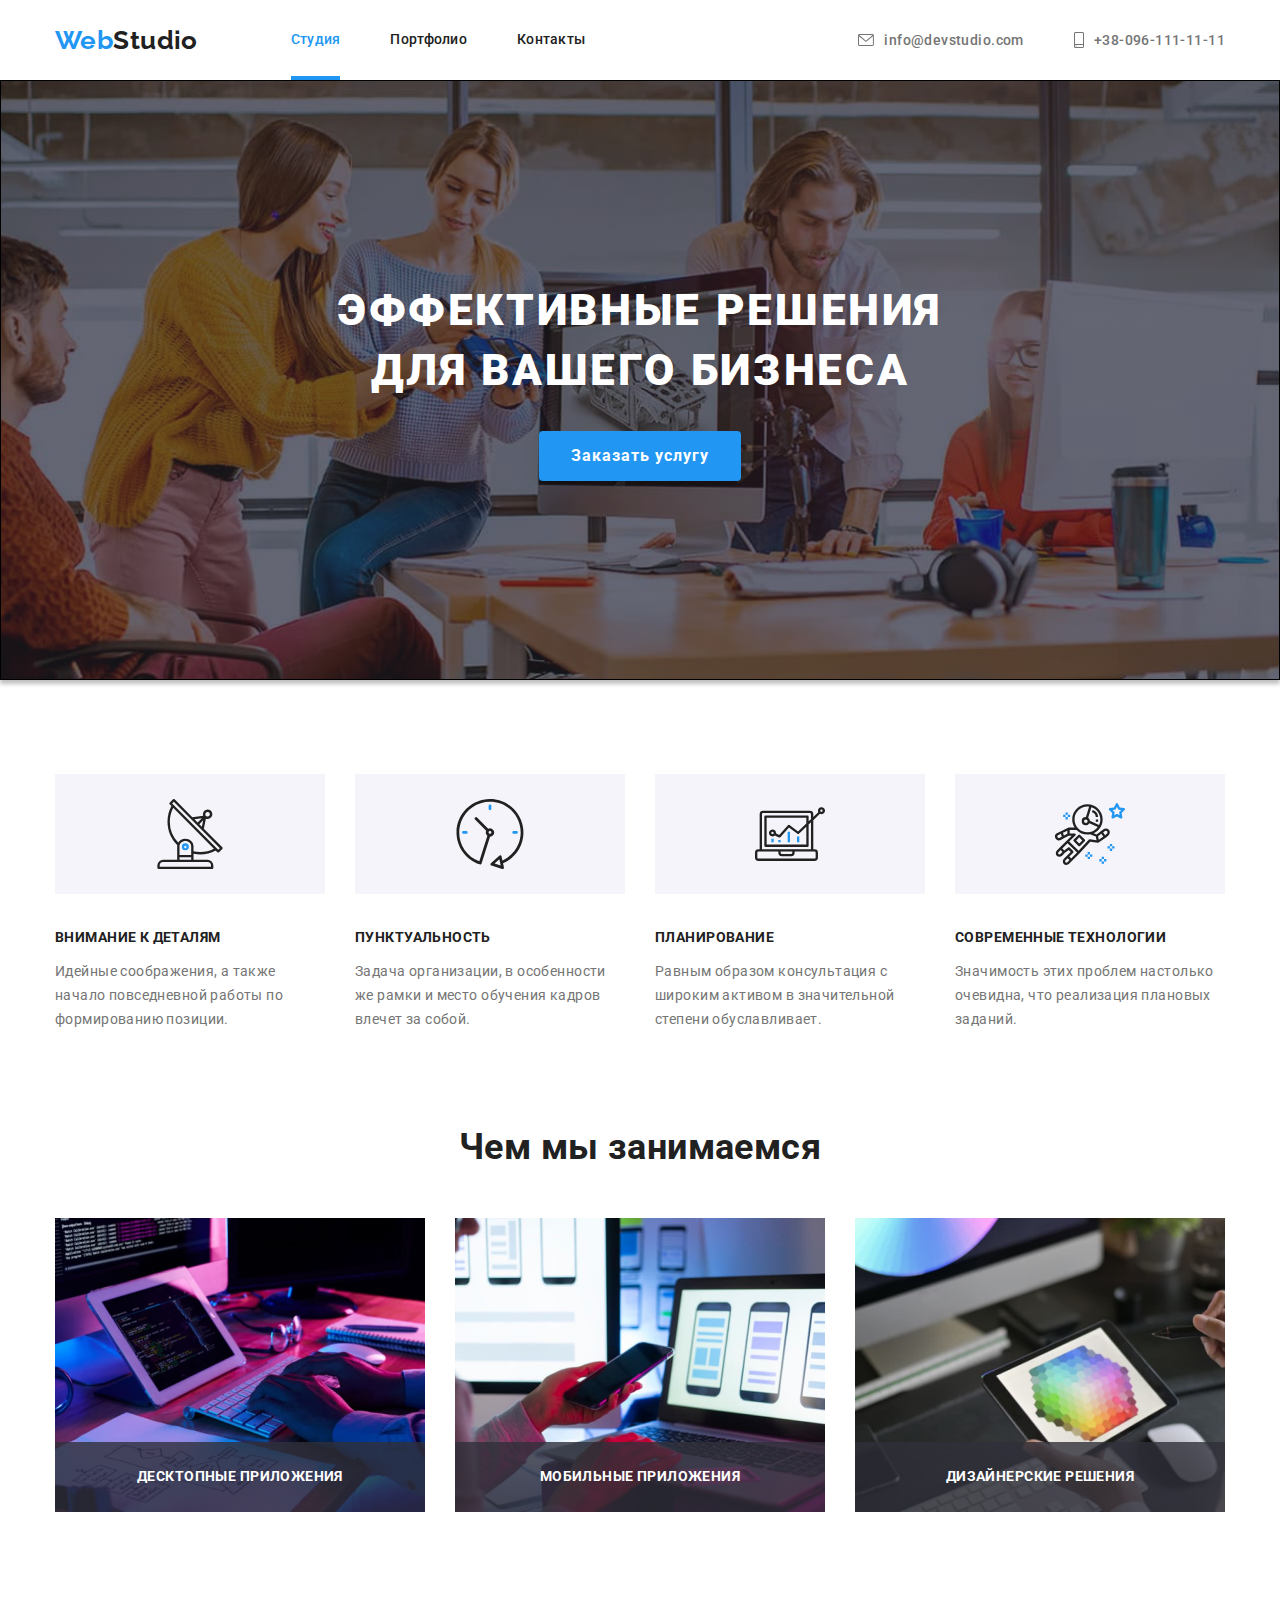
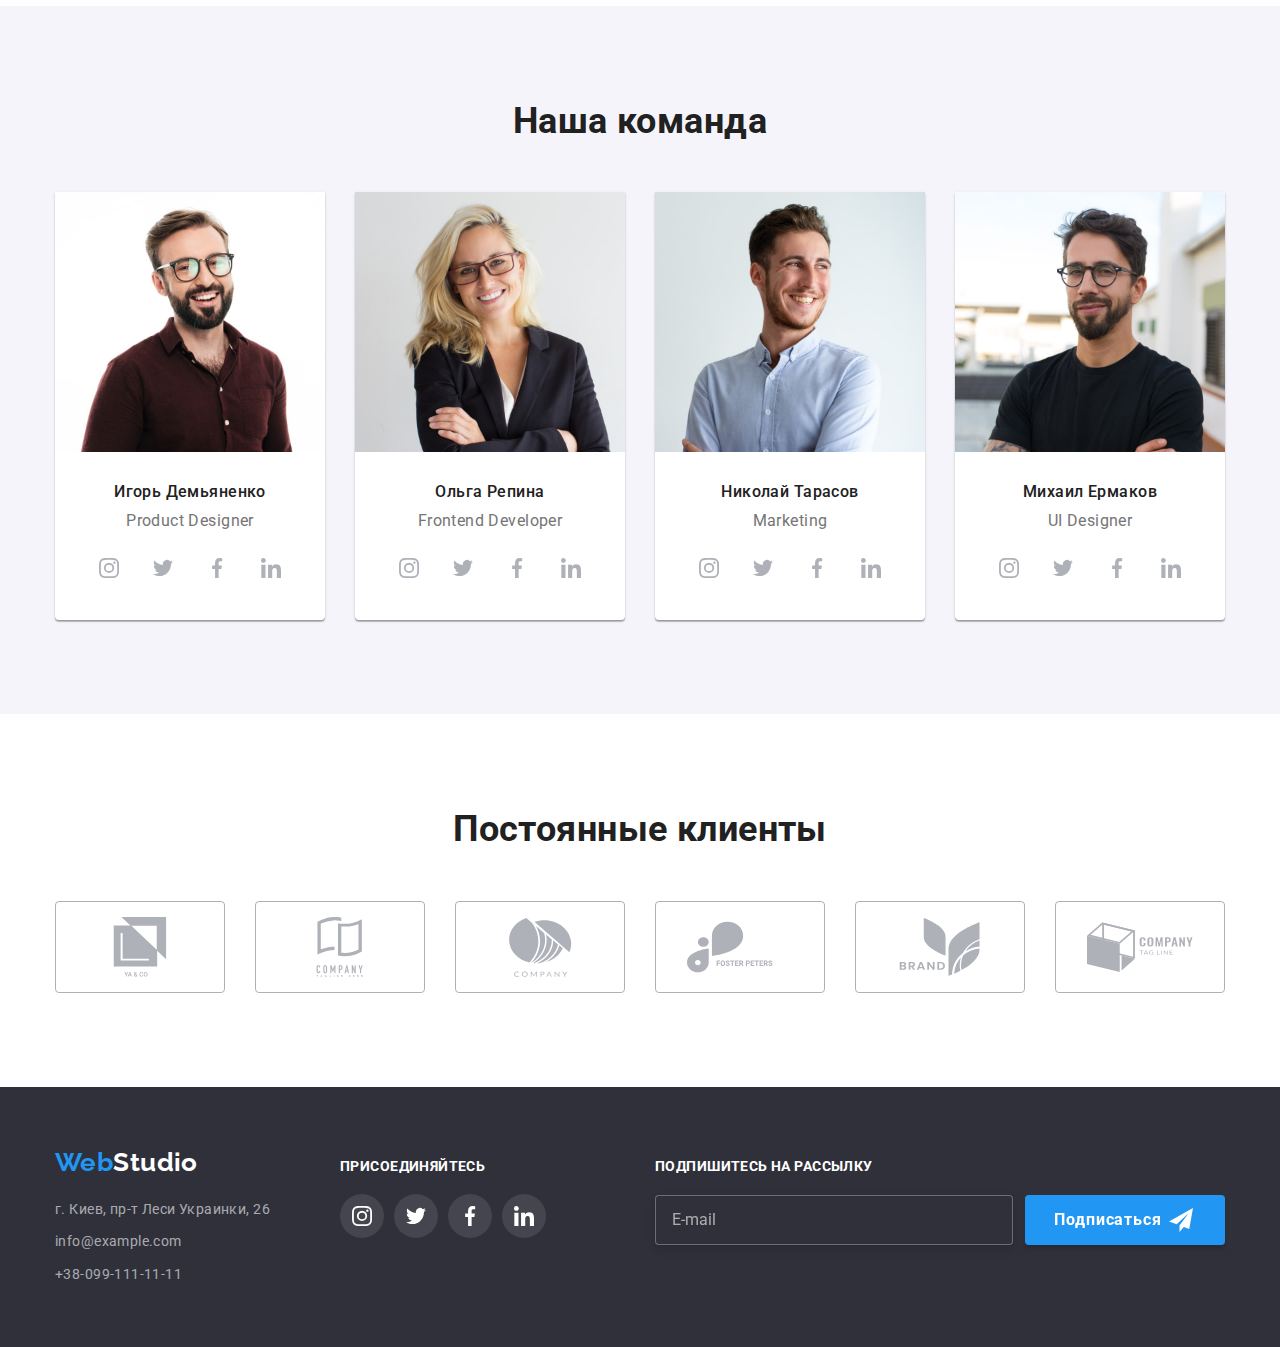
<file: index.html>
<!DOCTYPE html>
<html lang="ru">

<head>
    <meta charset="UTF-8">
    <meta http-equiv="X-UA-Compatible" content="IE=edge">
    <meta name="viewport" content="width=device-width, initial-scale=1.0">
    <title>WebStudio</title>
    <link rel="preconnect" href="https://fonts.googleapis.com">
    <link rel="preconnect" href="https://fonts.gstatic.com" crossorigin>
    <link
        href="https://fonts.googleapis.com/css2?family=Raleway:wght@700&family=Roboto:wght@400;500;700;900&display=swap"
        rel="stylesheet">
    <link rel="stylesheet"
        href="https://cdnjs.cloudflare.com/ajax/libs/modern-normalize/1.1.0/modern-normalize.min.css">
    <link rel="stylesheet" href="./css/styles.css">
</head>

<body>
    <header class="header header__studio">
        <div class="container">
            <a href="./index.html" lang="en" class="link logo header__logo"><span class="header__logo--web">Web</span>Studio</a>
            <nav class="navigate">
                <ul class="list navigate__list">
                    <li class="navigate__item">
                        <a href="./index.html" class="link navigate__link navigate__link--active">Студия</a>
                    </li>
                    <li class="navigate__item">
                        <a href="./portfolio.html" class="link navigate__link">Портфолио</a>
                    </li>
                    <li class="navigate__item">
                        <a href="#" class="link navigate__link">Контакты</a>
                    </li>
                </ul>
            </nav>

            <div class="contacts">
                <a href="mailto:info@devstudio.com" class="link contacts__item contacts__item--mail">
                    <svg class="contacts__item--icon" width="16" height="12">
                        <use href="./images/symbol-defs.svg#e-mail"></use>
                    </svg>
                    info@devstudio.com
                </a>
                <a href="tel:+380961111111" class="link contacts__item contacts__item--tel">
                    <svg class="contacts__item--icon" width="10" height="16">
                        <use href="./images/symbol-defs.svg#telephone"></use>
                    </svg>
                    +38-096-111-11-11
                </a>
            </div>
        </div>
    </header>

    <main>
        <section class="order">
            <div class="container">
                <h1 class="order__head">Эффективные решения для вашего бизнеса</h1>
                <button type="button" class="order__btn" data-modal-open>Заказать услугу</button>
            </div>
        </section>

        <section class="strengths">
            <div class="container">
                <h2 class="visually-hidden">Наши сильные стороны</h2>
                <ul class="list strengths__list">
                    <li class="strengths__item">
                    <div class="strengths__icon--container">
                        <svg class="strengths__icon">
                            <use href="./images/symbol-defs.svg#antenna"></use>
                        </svg>
                    </div>
                        <h3 class="strengths__header">Внимание к деталям</h3>
                        <p class="strengths__title">Идейные соображения, а также начало повседневной работы по формированию позиции.</p>
                    </li>
                    <li class="strengths__item">
                        <div class="strengths__icon--container">
                            <svg class="strengths__icon">
                                <use href="./images/symbol-defs.svg#clock"></use>
                            </svg>
                        </div>
                        <h3 class="strengths__header">Пунктуальность</h3>
                        <p class="strengths__title">Задача организации, в особенности же рамки и место обучения кадров влечет за собой.</p>
                    </li>
                    <li class="strengths__item">
                        <div class="strengths__icon--container">
                            <svg class="strengths__icon">
                                <use href="./images/symbol-defs.svg#diagram"></use>
                            </svg>
                        </div>
                        <h3 class="strengths__header">Планирование</h3>
                        <p class="strengths__title">Равным образом консультация с широким активом в значительной степени обуславливает.</p>
                    </li>
                    <li class="strengths__item">
                        <div class="strengths__icon--container">
                            <svg class="strengths__icon">
                                <use href="./images/symbol-defs.svg#astronaut"></use>
                            </svg>
                        </div>
                        <h3 class="strengths__header">Современные технологии</h3>
                        <p class="strengths__title">Значимость этих проблем настолько очевидна, что реализация плановых заданий.</p>
                    </li>
                </ul>
            </div>
        </section>

        <section class="occupation">
            <div class="container">
                <h2 class="occupation__header">Чем мы занимаемся</h2>
                <ul class="list occupation__list">
                    <li class="occupation__item">
                        <img src="./images/what_we_do_1.jpg" alt="coding" class="doing-img" width="370"
                            height="294">   
                        <p class="occupation__descr">Десктопные приложения</p>
                    </li>
                    <li class="occupation__item">
                        <img src="./images/what_we_do_2.jpg" alt="cheking" class="doing-img" width="370"
                            height="294">
                        <p class="occupation__descr">Мобильные приложения</p>
                    </li>
                    <li class="occupation__item">
                        <img src="./images/what_we_do_3.jpg" alt="desining" class="doing-img" width="370"
                            height="294">    
                        <p class="occupation__descr">Дизайнерские решения</p>
                    </li>
                </ul>
            </div>
        </section>

        <section class="team">
            <div class="container">
                <h2 class="team__header">Наша команда</h2>
                <ul class="list team__list">
                    <li class="team__item">
                        <img src="./images/i_demyanenko.jpg" alt="Ighor Demyanenko" class="team__img" width="270"
                            height="260">
                        <div class="team__meta">
                            <h3 class="team__meta--name">Игорь Демьяненко</h3>
                            <p class="team__meta--profession">Product Designer</p>
                            <ul class="list networks__list">
                                <li class="networks__item">
                                    <a href="#" class="networks__link">
                                        <svg class="networks__icon networks__icon--instagram">
                                            <use href="./images/symbol-defs.svg#instagram"></use>
                                        </svg>
                                    </a>
                                </li>
                                <li class="networks__item">
                                    <a href="#" class="networks__link">
                                        <svg class="networks__icon networks__icon--twitter">
                                            <use href="./images/symbol-defs.svg#twitter"></use>
                                        </svg>
                                    </a>
                                </li>
                                <li class="networks__item">
                                    <a href="#" class="networks__link">
                                        <svg class="networks__icon networks__icon--facebook">
                                            <use href="./images/symbol-defs.svg#facebook"></use>
                                        </svg>
                                    </a>
                                </li>
                                <li class="networks__item">
                                    <a href="#" class="networks__link">
                                        <svg class="networks__icon networks__icon--linkedin">
                                            <use href="./images/symbol-defs.svg#linkedin"></use>
                                        </svg>
                                    </a>
                                </li>
                            </ul>
                        </div>
                    </li>
                    <li class="team__item">
                        <img src="./images/o_repina.jpg" alt="Olga Repina" class="team__img" width="270" height="260">
                        <div class="team__meta">
                            <h3 class="team__meta--name">Ольга Репина</h3>
                            <p class="team__meta--profession">Frontend Developer</p>
                            <ul class="list networks__list">
                                <li class="networks__item">
                                    <a href="#" class="networks__link">
                                        <svg class="networks__icon networks__icon--instagram">
                                            <use href="./images/symbol-defs.svg#instagram"></use>
                                        </svg>
                                    </a>
                                </li>
                                <li class="networks__item">
                                    <a href="#" class="networks__link">
                                        <svg class="networks__icon networks__icon--twitter">
                                            <use href="./images/symbol-defs.svg#twitter"></use>
                                        </svg>
                                    </a>
                                </li>
                                <li class="networks__item">
                                    <a href="#" class="networks__link">
                                        <svg class="networks__icon networks__icon--facebook">
                                            <use href="./images/symbol-defs.svg#facebook"></use>
                                        </svg>
                                    </a>
                                </li>
                                <li class="networks__item">
                                    <a href="#" class="networks__link">
                                        <svg class="networks__icon networks__icon--linkedin">
                                            <use href="./images/symbol-defs.svg#linkedin"></use>
                                        </svg>
                                    </a>
                                </li>
                            </ul>
                        </div>
                    </li>
                    <li class="team__item">
                        <img src="./images/n_tarasov.jpg" alt="Nikolay Tarasov" class="team__img" width="270"
                            height="260">
                        <div class="team__meta">
                            <h3 class="team__meta--name">Николай Тарасов</h3>
                            <p class="team__meta--profession">Marketing</p>
                            <ul class="list networks__list">
                                <li class="networks__item">
                                    <a href="#" class="networks__link">
                                        <svg class="networks__icon networks__icon--instagram">
                                            <use href="./images/symbol-defs.svg#instagram"></use>
                                        </svg>
                                    </a>
                                </li>
                                <li class="networks__item">
                                    <a href="#" class="networks__link">
                                        <svg class="networks__icon networks__icon--twitter">
                                            <use href="./images/symbol-defs.svg#twitter"></use>
                                        </svg>
                                    </a>
                                </li>
                                <li class="networks__item">
                                    <a href="#" class="networks__link">
                                        <svg class="networks__icon networks__icon--facebook">
                                            <use href="./images/symbol-defs.svg#facebook"></use>
                                        </svg>
                                    </a>
                                </li>
                                <li class="networks__item">
                                    <a href="#" class="networks__link">
                                        <svg class="networks__icon networks__icon--linkedin">
                                            <use href="./images/symbol-defs.svg#linkedin"></use>
                                        </svg>
                                    </a>
                                </li>
                            </ul>
                        </div>
                    </li>
                    <li class="team__item">
                        <img src="./images/m_ermakov.jpg" alt="Mikhail Ermakov" class="team__img" width="270"
                            height="260">
                        <div class="team__meta">
                            <h3 class="team__meta--name">Михаил Ермаков</h3>
                            <p class="team__meta--profession">UI Designer</p>
                            <ul class="list networks__list">
                                <li class="networks__item">
                                    <a href="#" class="networks__link">
                                        <svg class="networks__icon networks__icon--instagram">
                                            <use href="./images/symbol-defs.svg#instagram"></use>
                                        </svg>
                                    </a>
                                </li>
                                <li class="networks__item">
                                    <a href="#" class="networks__link">
                                        <svg class="networks__icon networks__icon--twitter">
                                            <use href="./images/symbol-defs.svg#twitter"></use>
                                        </svg>
                                    </a>
                                </li>
                                <li class="networks__item">
                                    <a href="#" class="networks__link">
                                        <svg class="networks__icon networks__icon--facebook">
                                            <use href="./images/symbol-defs.svg#facebook"></use>
                                        </svg>
                                    </a>
                                </li>
                                <li class="networks__item">
                                    <a href="#" class="networks__link">
                                        <svg class="networks__icon networks__icon--linkedin">
                                            <use href="./images/symbol-defs.svg#linkedin"></use>
                                        </svg>
                                    </a>
                                </li>
                            </ul>
                        </div>
                    </li>
                </ul>
            </div>
        </section>

        <section class="clients">
            <div class="container">
                <h2 class="clients__header">Постоянные клиенты</h2>
                <ul class="list clients__list">
                    <li class="clients__item">
                        <a class="clients__link">
                            <svg class="clients__icon">
                                <use href="./images/symbol-defs.svg#ya-co"></use>
                            </svg>
                        </a>
                    </li>
                    <li class="clients__item">
                        <a class="clients__link">
                            <svg class="clients__icon">
                                <use href="./images/symbol-defs.svg#tagline-here"></use>
                            </svg>
                        </a>
                    </li>
                    <li class="clients__item">
                        <a class="clients__link">
                            <svg class="clients__icon">
                                <use href="./images/symbol-defs.svg#company"></use>
                            </svg>
                        </a>
                    </li>
                    <li class="clients__item">
                        <a class="clients__link">
                            <svg class="clients__icon">
                                <use href="./images/symbol-defs.svg#foster-peters"></use>
                            </svg>
                        </a>
                    </li>
                    <li class="clients__item">
                        <a class="clients__link">
                            <svg class="clients__icon">
                                <use href="./images/symbol-defs.svg#brand"></use>
                            </svg>
                        </a>
                    </li>
                    <li class="clients__item">
                        <a class="clients__link">
                            <svg class="clients__icon">
                                <use href="./images/symbol-defs.svg#tag-line"></use>
                            </svg>
                        </a>
                    </li>
                </ul>
            </div>
        </section>

        <div class="backdrop is-hidden" data-modal>
            <div class="modal">
                <button type="button" class="modal__btn--close" data-modal-close>
                    <svg class="modal__icon--close">
                        <use href="./images/symbol-defs.svg#close"></use>
                    </svg>
                </button>
                <p class="modal__header">Оставьте свои данные, мы вам перезвоним</p>
                
                <form action="form">
                    <div class="form__field">
                        <label for="name" class="form__lable form__label--name">Имя</label>
                        <input type="text" class="form__input" name="name" id="name" autocomplete="off" required> 
                        
                        <svg class="form__icon">
                            <use href="./images/symbol-defs.svg#name-form"></use>
                        </svg>
                    </div>

                    <div class="form__field">
                        <label for="tel" class="form__lable form__lable--tel">Телефон</label>
                        <input type="tel" class="form__input" name="tel" id="tel" autocomplete="off" required> 
                        
                        <svg class="form__icon">
                            <use href="./images/symbol-defs.svg#phone-form"></use>
                        </svg>
                    </div>

                    <div class="form__field">
                        <label for="mail" class="form__lable form__lable--mail">Почта</label>
                        <input type="email" class="form__input" name="mail" id="mail" autocomplete="off" required>
                        
                        <svg class="form__icon">
                            <use href="./images/symbol-defs.svg#email-form"></use>
                        </svg> 
                    </div>

                    <div class="form__field">
                        <label for="comment" class="form__lable form__lable--comment">Комментарий
                        <textarea type="text" class="form__input form__textarea" name="comment" id="comment" placeholder="Введите текст" autocomplete="off"></textarea>
                    </div>
                    <div class="form__field form__field--checkbox">
                        <lable class="form__lable form__lable--checkbox"></lable>
                            <input type="checkbox" name="check" class="form__checkbox" required>
                            <span class="form__icon--check"></span>
                            Соглашаюсь с рассылкой и принимаю 
                            <a href="#" class="form__link">Условия договора</a>
                        </lable>
                    </div>
                    <button type="submit" class="form__btn--submit">Отправить</button>
                </form>
            </div>
        </div>

        <script src="./js/modal.js"></script>
    </main>

    <footer class="footer">
        <div class="container">
            <div class="footer__contacts">
                <a href="./index.html" lang="en" class="link logo footer__contacts--logo"><span class="footer__logo--web">Web</span>Studio</a>
                <address class="adderess">
                    <ul class="list address__list">
                        <li class="address__item">
                            <a href="https://goo.gl/maps/tUuJPF3MNpaoBUgaA" target="_blank"
                                rel="nofollow noopener noreferrer" class="link address__link address__link--locate">г. Киев, пр-т Леси Украинки,
                                26</a>
                        </li>
                        <li class="address__item">
                            <a href="mailto:info@example.com" class="link address__link address__link--mail">info@example.com</a>
                        </li>
                        <li class="address__item">
                            <a href="tel:+380991111111" class="link address__link address__link--tel">+38-099-111-11-11</a>
                        </li>
                    </ul>
                </address>
            </div>

            <div class="socials">
                <p class="socials__header">Присоединяйтесь</p>
                <ul class="list socials__list ">
                    <li class="socials__item">
                        <a href="#" class="socials__link">
                            <svg class="socials__icon socials__icon--instagram">
                                <use href="./images/symbol-defs.svg#instagram"></use>
                            </svg>
                        </a>
                    </li>
                    <li class="socials__item">
                        <a href="#" class="socials__link">
                            <svg class="socials__icon socials__icon--twitter">
                                <use href="./images/symbol-defs.svg#twitter"></use>
                            </svg>
                        </a>
                    </li>
                    <li class="socials__item">
                        <a href="#" class="socials__link">
                            <svg class="socials__icon socials__icon--facebook">
                                <use href="./images/symbol-defs.svg#facebook"></use>
                            </svg>
                        </a>
                    </li>
                    <li class="socials__item">
                        <a href="#" class="socials__link">
                            <svg class="socials__icon socials__icon--linkedin">
                                <use href="./images/symbol-defs.svg#linkedin"></use>
                            </svg>
                        </a>
                    </li>
                </ul>
            </div>

            <div class="subscribe">
                <p class="subscribe__header">Подпишитесь на рассылку</p>
                <form action="form" class="subscribe__form">
                    <input type="mail" class="subscribe__input" placeholder="E-mail" required>
                    <button type="submit" class="subscribe__btn">Подписаться
                        <svg class="subscribe__icon">
                            <use href="./images/symbol-defs.svg#telegram"></use>
                        </svg>
                    </button>
                </form>
                
            </div>
        </div>
    </footer>

</body>

</html>
</file>
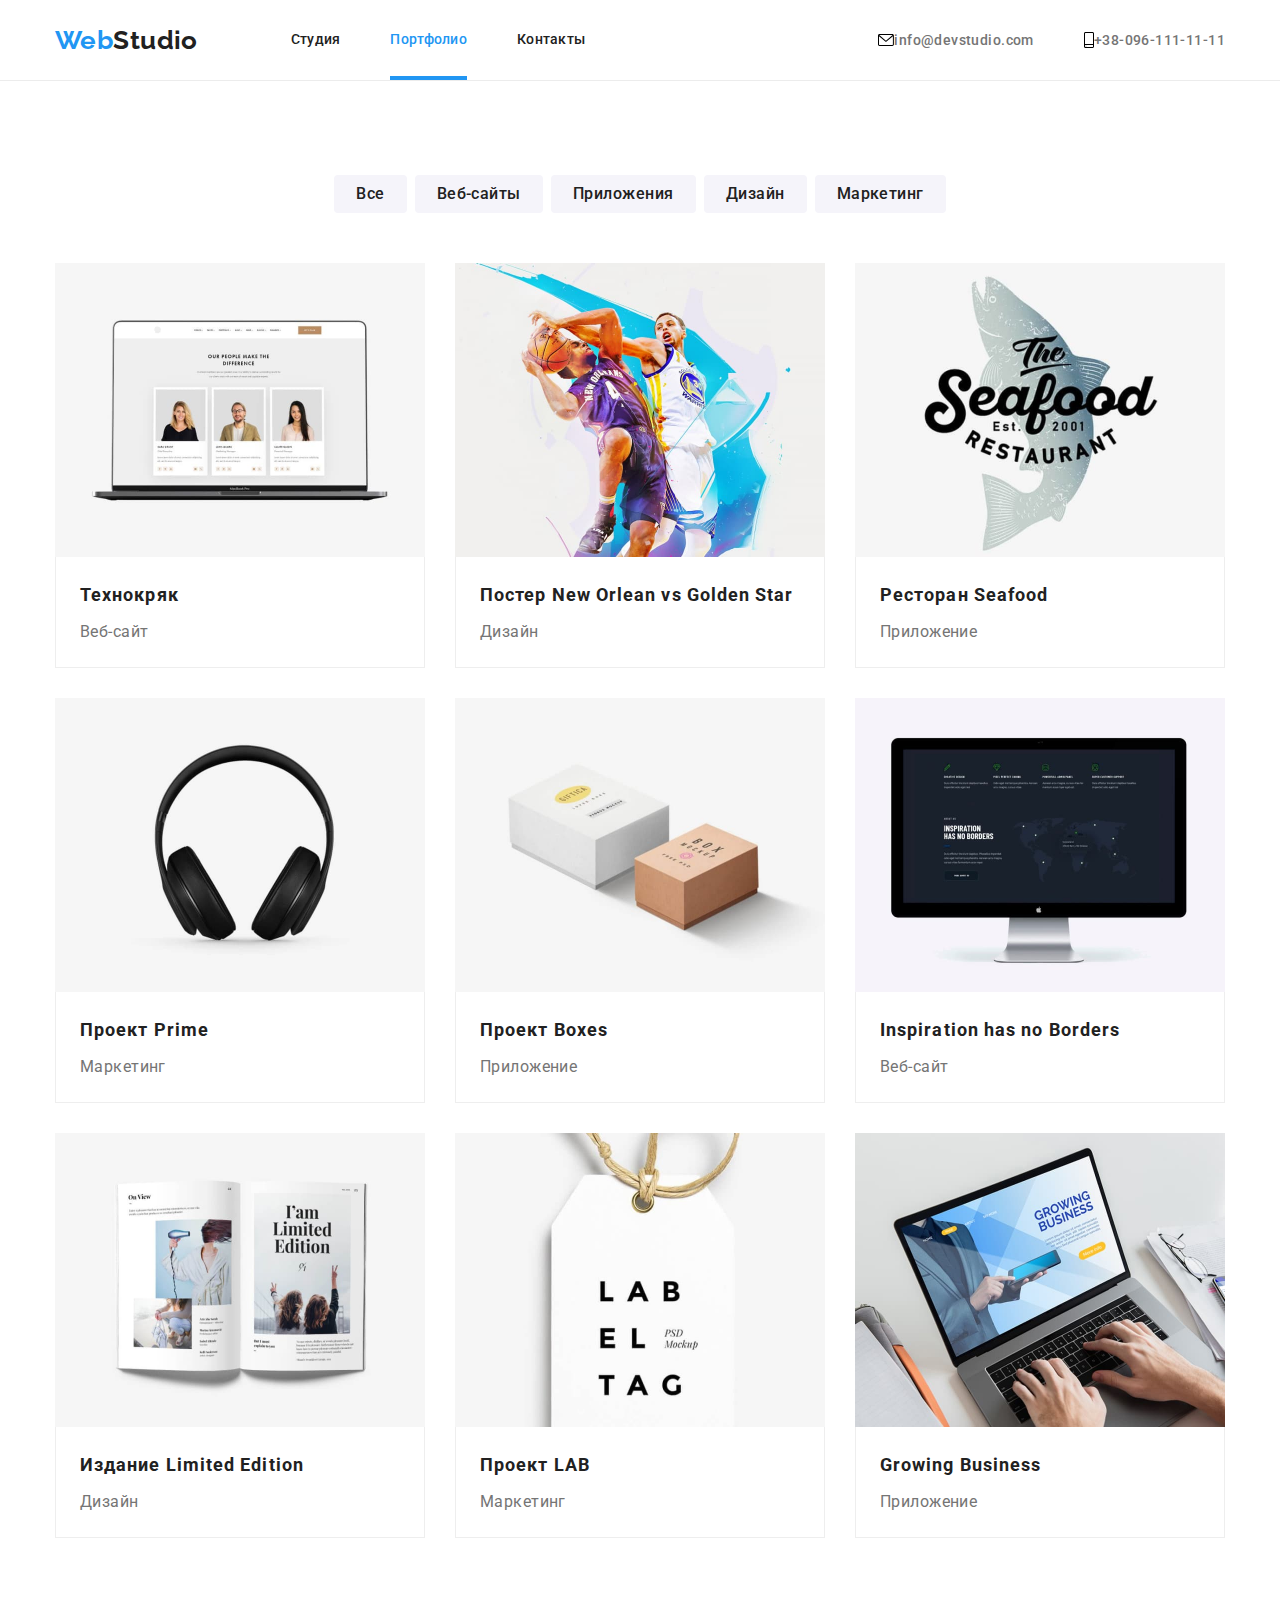
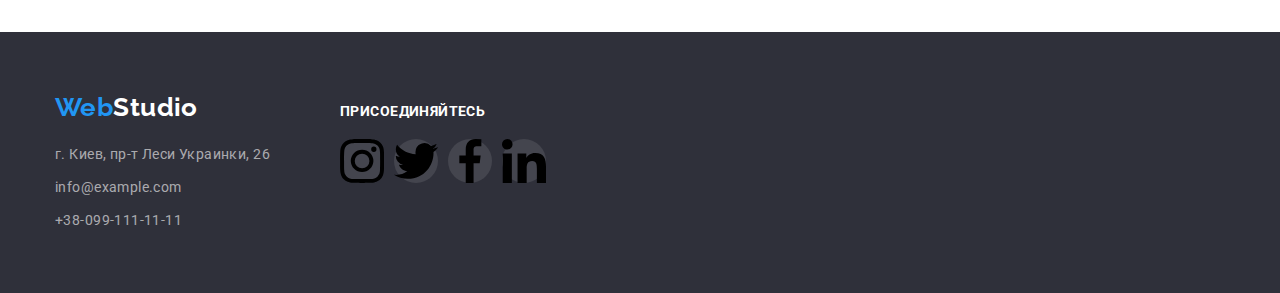
<file: portfolio.html>
<!DOCTYPE html>
<html lang="en">
<head>
    <meta charset="UTF-8">
    <meta http-equiv="X-UA-Compatible" content="IE=edge">
    <meta name="viewport" content="width=device-width, initial-scale=1.0">
    <title>Document</title>
    <link rel="preconnect" href="https://fonts.googleapis.com">
    <link rel="preconnect" href="https://fonts.gstatic.com" crossorigin>
    <link href="https://fonts.googleapis.com/css2?family=Raleway:wght@700&family=Roboto:wght@400;500;700;900&display=swap" rel="stylesheet">
    <link rel="stylesheet" href="https://cdnjs.cloudflare.com/ajax/libs/modern-normalize/1.1.0/modern-normalize.min.css">
    <link rel="stylesheet" href="./css/styles.css">
</head>

<body>
    <header class="header header__portfolio">
        <div class="container">
            <a href="./index.html" lang="en" class="link logo header__logo"><span
                    class="header__logo--web">Web</span>Studio</a>
            <nav class="navigate">
                <ul class="list navigate__list">
                    <li class="navigate__item">
                        <a href="./index.html" class="link navigate__link">Студия</a>
                    </li>
                    <li class="navigate__item">
                        <a href="./portfolio.html" class="link navigate__link navigate__link--active"">Портфолио</a>
                    </li>
                    <li class="navigate__item">
                        <a href="#" class="link navigate__link">Контакты</a>
                    </li>
                </ul>
            </nav>
    
            <div class="contacts">
                <a href="mailto:info@devstudio.com" class="link contacts__item contacts__item--mail">
                    <svg class="contacts__item--img" width="16" height="12">
                        <use href="./images/symbol-defs.svg#e-mail"></use>
                    </svg>
                    info@devstudio.com
                </a>
                <a href="tel:+380961111111" class="link contacts__item contacts__item--tel">
                    <svg class="contacts__item--img" width="10" height="16">
                        <use href="./images/symbol-defs.svg#telephone"></use>
                    </svg>
                    +38-096-111-11-11
                </a>
            </div>
        </div>
    </header>
    
    <main>
        <section>
            <div class="container">
                <h1 class="visually-hidden">Навигация по странице</h1>
                <ul class="list page-navigate__list">
                    <li class="page-navigate__item"><button type="button" class="page-navigate__btn">Все</button></li>
                    <li class="page-navigate__item"><button type="button" class="page-navigate__btn">Веб-сайты</button></li>
                    <li class="page-navigate__item"><button type="button" class="page-navigate__btn">Приложения</button></li>
                    <li class="page-navigate__item"><button type="button" class="page-navigate__btn">Дизайн</button></li>
                    <li class="page-navigate__item"><button type="button" class="page-navigate__btn">Маркетинг</button></li>
                </ul>

                <ul class="list example__list">
                    <li class="example__item">
                        <a href="#" class=" link example__link">
                            <div class="example__thumb">
                                <img src="./images/technokryak.jpg" alt="Web-site" class="example__img" width="370" height="294">
                                <p class="example__descr--hover">Ресурс предлагает комплексные предложения с разным уровнем функционала и сервисов. Все это
                                    позволит посетителю получить исчерпывающие сведения о компании или частном лице.</p>
                            </div>

                            <div class="example__meta">
                                <h3 class="example__header">Технокряк</h3>
                                <p class="example__title">Веб-сайт</p>
                            </div>
                        </a>
                    </li>
                    <li class="example__item">
                        <a href="#" class="link example__link">
                            <div class="example__thumb">
                                <img src="./images/poster_new_orlean.jpg" alt="Basketball" class="example__img" width="370" height="294">
                                <p class="example__descr--hover">Lorem ipsum dolor sit amet consectetur adipisicing elit. Nihil, amet facilis distinctio quas 
                                    soluta, commodi praesentium quam, ratione quidem repudiandae eaque deleniti quibusdam dolorem voluptatibus nemo tempore? 
                                    Eius, voluptatum quibusdam.</p>
                            </div>

                            <div class="example__meta">
                                <h3 class="example__header">Постер New Orlean vs Golden Star</h3>
                                <p class="example__title">Дизайн</p>
                            </div>
                        </a>
                    </li>
                    <li class="example__item">
                        <a href="#" class="link example__link">
                            <div class="example__thumb">
                                <img src="./images/restaurant_seafood.jpg" alt="Logo restaurant" class="example__img" width="370" height="294">
                                <p class="example__descr--hover">Lorem ipsum dolor sit amet consectetur adipisicing elit. Nihil, amet facilis distinctio quas
                                    soluta, commodi praesentium quam, ratione quidem repudiandae eaque deleniti quibusdam dolorem voluptatibus nemo
                                    tempore?
                                    Eius, voluptatum quibusdam.</p>
                            </div>
                            
                            <div class="example__meta">
                                <h3 class="example__header">Ресторан Seafood</h3>
                                <p class="example__title">Приложение</p>
                            </div>
                        </a>
                    </li>
                    <li class="example__item">
                        <a href="#" class="link example__link">
                            <div class="example__thumb">
                                <img src="./images/project_prime.jpg" alt="Headphones" class="example__img" width="370" height="294">
                                <p class="example__descr--hover">Lorem ipsum dolor sit amet consectetur adipisicing elit. Nihil, amet facilis distinctio quas 
                                    soluta, commodi praesentium quam, ratione quidem repudiandae eaque deleniti quibusdam dolorem voluptatibus nemo tempore? 
                                    Eius, voluptatum quibusdam.</p>
                            </div>

                            <div class="example__meta">
                                <h3 class="example__header">Проект Prime</h3>
                                <p class="example__title">Маркетинг</p>
                            </div>
                        </a>
                    </li>
                    <li class="example__item">
                        <a href="#" class="link example__link">
                            <div class="example__thumb">
                                <img src="./images/project_boxes.jpg" alt="Two boxes" class="example__img" width="370" height="294">
                                <p class="example__descr--hover">Lorem ipsum dolor sit amet consectetur adipisicing elit. Nihil, amet facilis distinctio quas 
                                    soluta, commodi praesentium quam, ratione quidem repudiandae eaque deleniti quibusdam dolorem voluptatibus nemo tempore? 
                                    Eius, voluptatum quibusdam.</p>
                            </div>
                            
                            <div class="example__meta">  
                                <h3 class="example__header">Проект Boxes</h3>
                                <p class="example__title">Приложение</p>
                            </div>
                        </a>
                    </li>
                    <li class="example__item">
                        <a href="#" class="link example__link">
                            <div class="example__thumb">
                                <img src="./images/inspiration_borders.jpg" alt="Inspiration has no Borders" class="example__img" width="370" height="294">
                                <p class="example__descr--hover">Lorem ipsum dolor sit amet consectetur adipisicing elit. Nihil, amet facilis distinctio quas 
                                    soluta, commodi praesentium quam, ratione quidem repudiandae eaque deleniti quibusdam dolorem voluptatibus nemo tempore? 
                                    Eius, voluptatum quibusdam.</p>
                            </div>
                            
                            <div class="example__meta">
                                <h3 class="example__header">Inspiration has no Borders</h3>
                                <p class="example__title">Веб-сайт</p>
                            </div>
                        </a>
                    </li>
                    <li class="example__item">
                        <a href="#" class="link example__link">
                            <div class="example__thumb">
                                <img src="./images/issue_limited.jpg" alt="Magazine" class="example__img" width="370" height="294">
                                <p class="example__descr--hover">Lorem ipsum dolor sit amet consectetur adipisicing elit. Nihil, amet facilis distinctio quas 
                                    soluta, commodi praesentium quam, ratione quidem repudiandae eaque deleniti quibusdam dolorem voluptatibus nemo tempore? 
                                    Eius, voluptatum quibusdam.</p>
                            </div>
                            
                            <div class="example__meta">
                                <h3 class="example__header">Издание Limited Edition</h3>
                                <p class="example__title">Дизайн</p>
                            </div>
                        </a>
                    </li>
                    <li class="example__item">
                        <a href="#" class="link example__link">
                            <div class="example__thumb">
                                <img src="./images/project_lab.jpg" alt="Project LAB" class="example__img" width="370" height="294">
                                <p class="example__descr--hover">Lorem ipsum dolor sit amet consectetur adipisicing elit. Nihil, amet facilis distinctio quas 
                                    soluta, commodi praesentium quam, ratione quidem repudiandae eaque deleniti quibusdam dolorem voluptatibus nemo tempore? 
                                    Eius, voluptatum quibusdam.</p>
                            </div>
                            
                            <div class="example__meta">
                                <h3 class="example__header">Проект LAB</h3>
                                <p class="example__title">Маркетинг</p>
                            </div>
                        </a>
                    </li>
                    <li class="example__item">
                        <a href="#" class="link example__link">
                            <div class="example__thumb">
                                <img src="./images/growing_business.jpg" alt="App" class="example__img" width="370" height="294">
                                <p class="example__descr--hover">Lorem ipsum dolor sit amet consectetur adipisicing elit. Nihil, amet facilis distinctio quas 
                                    soluta, commodi praesentium quam, ratione quidem repudiandae eaque deleniti quibusdam dolorem voluptatibus nemo tempore? 
                                    Eius, voluptatum quibusdam.</p>
                            </div>
                            
                            <div class="example__meta">
                                <h3 class="example__header">Growing Business</h3>
                                <p class="example__title">Приложение</p>
                            </div>
                        </a>
                    </li>
                </ul>
            </div>
        </section>
    </main>

    <footer class="footer">
        <div class="container">
            <div class="footer__contacts">
                <a href="./index.html" lang="en" class="link logo footer__contacts--logo"><span
                        class="footer__logo--web">Web</span>Studio</a>
                <address class="adderess">
                    <ul class="list address__list">
                        <li class="address__item">
                            <a href="https://goo.gl/maps/tUuJPF3MNpaoBUgaA" target="_blank"
                                rel="nofollow noopener noreferrer" class="link address__link address__link--locate">г. Киев,
                                пр-т Леси Украинки,
                                26</a>
                        </li>
                        <li class="address__item">
                            <a href="mailto:info@example.com"
                                class="link address__link address__link--mail">info@example.com</a>
                        </li>
                        <li class="address__item">
                            <a href="tel:+380991111111" class="link address__link address__link--tel">+38-099-111-11-11</a>
                        </li>
                    </ul>
                </address>
            </div>
    
            <div class="socials">
                <p class="socials__header">Присоединяйтесь</p>
                <ul class="list socials__list ">
                    <li class="socials__item">
                        <a href="#" class="socials__link">
                            <svg class="socials__img socials__img--instagram">
                                <use href="./images/symbol-defs.svg#instagram"></use>
                            </svg>
                        </a>
                    </li>
                    <li class="socials__item">
                        <a href="#" class="socials__link">
                            <svg class="socials__img socials__img--twitter">
                                <use href="./images/symbol-defs.svg#twitter"></use>
                            </svg>
                        </a>
                    </li>
                    <li class="socials__item">
                        <a href="#" class="socials__link">
                            <svg class="socials__img socials__img--facebook">
                                <use href="./images/symbol-defs.svg#facebook"></use>
                            </svg>
                        </a>
                    </li>
                    <li class="socials__item">
                        <a href="#" class="socials__link">
                            <svg class="socials__img socials__img--linkedin">
                                <use href="./images/symbol-defs.svg#linkedin"></use>
                            </svg>
                        </a>
                    </li>
                </ul>
            </div>
        </div>
    </footer>
    
</body>
</html>
</file>
<file: css/styles.css>
:root{
    --main-text-color: #212121;
    --second-text-color: #757575;
    --main-bg-color: #ffffff;
    --active-link-hover-color: #2196F3;
    --footer-contacts-color: #FFFFFF99;
    --bg-color-section-black: #2F303A;
    --bg-color-section-white: #F5F4FA;
    --bg-button-color: #2196F3;
    --bg-buton-hover-color: #1b65a2;
    --button-border-color: transparent;
    --border-example-color: #EEEEEE;
    --border-header-color: #ECECEC;
    --border-order-color: #000000;
    --clients-color: #AFB1B8;
    --networks-icon-color: #AFB1B8;
    --bg-color-footer-network: rgba(255,255,255,0.1);
    --bg-color-doing-descr: rgba(47, 48, 58, 0.8);
    --timing-function: cubic-bezier(0.4, 0, 0.2, 1);
    --bg-color-item-before: rgba(33, 150, 243, 0.9);
    --bg-color-modal: #00000033;
    --border-color-input-form: rgba(33, 33, 33, 0.2);
}

html{
    box-sizing: border-box;
}

*,
*::before,
*::after{
    box-sizing: inherit;
}

body{
    background-color: #fff;
    color: var(--main-text-color);

    font-family: 'Roboto', sans-serif;
    font-size: 14px;
    letter-spacing: 0.03em;
}

h1,
h2, 
h3,
h4,
h5,
h6,
p{
    margin: 0;
}

h2{
    font-weight: 700;
    font-size: 36px;
    line-height: 1.17;
}


section{
    padding-top: 94px;
    padding-bottom: 94px;
}

img{
    display: block;
    max-width: 100%;
    height: auto;
}

address{
    font-style: normal;
}

.list{
    padding: 0;
    margin: 0;
    list-style: none;
}

.link{
    text-decoration: none;
    cursor: pointer;
}

.container{
    /* border: 2px solid red; */
    width: 1200px;
    padding-left: 15px;
    padding-right: 15px;
    margin-right: auto;
    margin-left: auto;
}

/*Настройки скрытого класса*/
.visually-hidden {
    position: absolute;
    width: 1px;
    height: 1px;
    margin: -1px;
    border: 0px;
    padding: 0px;
    white-space: nowrap;
    clip-path: insert(100%);
    clip: rect(0 0 0 0);
    overflow: hidden;
}

/*Студия*/
header .container{
    display: flex;
    align-items: center;
}

/*Логотип*/
.logo{
    display: inline-block;

    color: var(--main-text-color);
    font-family: 'Raleway', sans-serif;
    font-weight: 700;
    font-size: 26px;
    line-height: 1.19;
}

.header__logo{
    margin-right: 93px;
}

.header__logo--web{
    color: var(--active-link-hover-color);
}

/*Навигация по сайту*/
.navigate__list{ 
    display: flex;
}

.navigate__link{
    display: block;
    padding-top: 32px;
    padding-bottom: 32px;

    color: var(--main-text-color);
    font-weight: 500;
    line-height: 1.14;
    letter-spacing: 0.02em;

    transition: color 250ms var(--timing-function);
}

.navigate__item{
    position: relative;
}

.navigate__item + .navigate__item{
    margin-left: 50px;
}

.navigate__link:hover,
.navigate__link:focus{
    color:var(--active-link-hover-color);
}

/*Активная вкладка*/
.navigate__link--active{
    position: relative;
    color: var(--active-link-hover-color);
}

.navigate__link--active::after{
    content: '';
    position: absolute;
    bottom: 0;
    left: 0;

    display: block;
    width: 100%;
    height: 4px;
    background-color: var(--active-link-hover-color);
}

.contacts{
    display: flex;
    margin-left: auto;
}

.contacts__item{
    padding-top: 32px;
    padding-bottom: 32px;
}

.contacts__item + .contacts__item{
    margin-left: 50px;
}

/*E-mail и телефон*/
.contacts__item--mail,
.contacts__item--tel{
    display: flex;
    align-items: center;
    color: var(--second-text-color);
    font-weight: 500;

    transition: color 250ms var(--timing-function);
}

.contacts__item--mail:hover,
.contacts__item--mail:focus,
.contacts__item--tel:hover,
.contacts__item--tel:focus{
    color: var(--active-link-hover-color);
}

.contacts__item--icon{
    fill: currentColor;
    margin-right: 10px;
}

.contacts__item--icon:hover,
.contacts__item--icon:focus{
    fill: var(--active-link-hover-color);
}

/*Заказ услуги*/
.order{
    padding-top: 200px;
    padding-bottom: 200px;
    height: 600px;
    max-width: 1600px;
    margin-left: auto;
    margin-right: auto;

    background-image: linear-gradient(rgba(47, 48, 58, 0.4),
    rgba(47, 48, 58, 0.4)),
    url(../images/bg-img-order.jpg);
    background-repeat: no-repeat;
    background-size: cover;
    background-position: center;
    border: 1px solid var(--border-order-color);
    box-shadow: 0px 4px 4px rgba(0, 0, 0, 0.25);
    text-align: center;
}

.order__head{
    width: 696px;
    margin-right: auto;
    margin-left: auto;

    color: var(--main-bg-color);
    font-weight: 900;
    font-size: 44px;
    line-height: 1.36;
    letter-spacing: 0.06em;
    text-transform: uppercase;
}

.order__btn{
    align-items: center;
    text-align: center;
    margin-top: 30px;
    padding-top: 10px;
    padding-bottom: 10px;
    padding-left: 32px;
    padding-right: 32px;

    color: var(--main-bg-color);
    background-color: var(--bg-button-color);
    font-family: inherit;
    font-weight: 700;
    font-size: 16px;
    line-height: 1.88;
    letter-spacing: 0.06em;
    cursor: pointer;
    
    box-shadow: 0px 4px 4px rgba(0, 0, 0, 0.15);
    border-radius: 4px;
    border: none;

    transition: background-color 250ms var(--timing-function);
}

.order__btn:hover,
.order__btn:focus{
    background-color: var(--bg-buton-hover-color);
}

/*Наши сильные стороны*/
.strengths__list{
    display: flex;
}

.strengths__item{
    width: calc((100% - 90px) / 4);
    margin-right: 30px;
}

.strengths__item:nth-child(4n){
    margin-right: 0;
}

.strengths__header{
    margin-bottom: 10px;
    font-weight: 700;
    font-size: 14px;
    line-height: 1.88;
    text-transform: uppercase;
    margin-top: 30px;
}

.strengths__title{
    color: var(--second-text-color);
    line-height: 1.71;
}

.strengths__icon--container{
    display: flex;
    justify-content: center;
    align-items: center;
    width: 270px;
    height: 120px;
    background-color: var(--bg-color-section-white);
}

.strengths__icon{
    width: 70px;
    height: 70px;
    fill: currentColor;
}

/*Чем мы занимаемся*/
.occupation{
    padding-top: 0;
}

.occupation__header{
    margin-bottom: 50px;
    text-align: center;
}

.occupation__list{
    display: flex;
    flex-wrap: wrap;
}

.occupation__item{
    width: calc((100% - 60px) / 3);
    margin-right: 30px;
}

.occupation__item:nth-child(3n){
    margin-right: 0;
}

.occupation__item{
    position: relative;
}

.occupation__descr{
    position: absolute;
    bottom: 0;

    display: flex;
    justify-content: center;
    align-items: center;
    background-color: var(--bg-color-doing-descr);
    color: var(--main-bg-color);
    width: 100%;
    height: 70px;
    font-weight: 700;
    line-height: 1.14;
    text-transform: uppercase;
}

/*Наша команда*/
.team{
    background-color: var(--bg-color-section-white);
}

.team__header{
    margin-bottom: 50px;
    text-align: center;
}

.team__list{
    display: flex;
}

.team__item{
    width: 270px;
    margin-right: 30px;
    background-color: var(--main-bg-color);
    box-shadow: 0px 1px 3px rgba(0, 0, 0, 0.12), 0px 1px 1px rgba(0, 0, 0, 0.14), 0px 2px 1px rgba(0, 0, 0, 0.2);
    border-radius: 0px 0px 4px 4px;
}

.team__item:nth-child(4n){
    margin-right: 0;
}

.team__meta{
    padding-top: 30px;
    padding-bottom: 30px;
}

.team__meta--name{
    font-weight: 500;
    font-size: 16px;
    line-height: 1.19;
    text-align: center;
}

.team__meta--profession{
    margin-top: 10px;
    
    color: var(--second-text-color);
    font-size: 16px;
    line-height: 1.19;
    text-align: center;
}

 /*Соц сети команды*/
.networks__list{
    display: flex;
    margin-top: 16px;
    justify-content: center;
}

.networks__item + .networks__item{
    margin-left: 10px;
}

.networks__link{
    display: flex;
    width: 44px;
    height: 44px;
    color: var(--clients-color);
    background-color: var(--main-bg-color);
    border-radius: 50%;
    align-items: center;
    justify-content: center;

    transition: color 250ms var(--timing-function),
        background-color 250ms var(--timing-function);
}

.networks__link:hover,
.networks__link:focus{
    color: var(--main-bg-color);
    background-color: var(--active-link-hover-color);
}

.networks__icon{
    width: 20px;
    height: 20px;
    fill: currentColor;
}

/* Клиенты */
.clients__header{
    margin-bottom: 50px;
    text-align: center;
}

.clients__list{
    display: flex;
}

.clients__link{
    display: flex;
    justify-content: center;
    align-items: center;
    width: 170px;
    height: 92px;
    border: 1px solid var(--clients-color);
    border-radius: 4px;
    color: var(--clients-color);
    transition: color 250ms var(--timing-function),
        border-color 250ms var(--timing-function);
}

.clients__link:hover,
.clients__link:focus{
    color: var(--active-link-hover-color);
    border-color: var(--active-link-hover-color);
}

.clients__item + .clients__item{
    margin-left: 30px;
}

.clients__icon{
    width: 106px;
    height: 60px;
    fill: currentColor;
}

/*Footer*/
footer{
    background-color: var(--bg-color-section-black);
    padding-top: 60px;
    padding-bottom: 60px;
}

footer .container{
    display: flex;
    align-items: baseline;
}

.footer__contacts{
    margin-right: 70px;
}

.footer__contacts--logo{
    color: var(--main-bg-color);
    margin-top: 0;
    margin-bottom: 20px;
}

.footer__logo--web {
    color: var(--active-link-hover-color);
}

/*Контакты*/
.address__link--locate{
    color: var(--main-bg-color);
    line-height: 1.71;
}

.address__link--locate:hover,
.address__link--locate:focus{
    color: var(--active-link-hover-color);
}

.address__link{
    color: var(--footer-contacts-color);
    line-height: 1.71;
    transition: color 250ms var(--timing-function);
}

.address__link:hover,
.address__link:focus{
    color: var(--active-link-hover-color);
}

.address__item + .address__item{
    margin-top: 9px;
}

/*Соц сети footer*/
.socials__header{
    font-weight: 700;
    line-height: 16px;
    text-transform: uppercase;
    color: var(--main-bg-color);
}

.socials__list{
    display: flex;
    margin-top: 20px;
}

.socials__item + .socials__item{
    margin-left: 10px;
}

.socials__link{
    display: flex;
    width: 44px;
    height: 44px;
    color: var(--main-bg-color);
    background-color: var(--bg-color-footer-network);
    border-radius: 50%;
    align-items: center;
    justify-content: center;

    transition: background-color 250ms var(--timing-function);
}

.socials__link:hover,
.socials__link:focus{
    background-color: var(--active-link-hover-color);
}

.socials__icon{
    width: 20px;
    height: 20px;
    fill: currentColor;
}

/*Подписаться footer*/
.subscribe{
    margin-left: auto;
}

.subscribe__header{
    margin-bottom: 20px;
    color: var(--main-bg-color);
    font-weight: 700;
    line-height: 1.14;
    text-transform: uppercase;
}

.subscribe__form{
    display: flex;
}

.subscribe__input{
    width: 358px;
    height: 50px;
    padding-top: 15px;
    padding-bottom: 15px;
    padding-left: 16px;
    color: rgba(255, 255, 255, 0.3);
    background-color: var(--bg-color-section-black);
    border: 1px solid rgba(255, 255, 255, 0.3);
    filter: drop-shadow(0px 4px 4px rgba(0, 0, 0, 0.15));
    border-radius: 4px;
}

.subscribe__input::placeholder{
    font-size: 16px;
    line-height: 1.25;
    color: rgba(255, 255, 255, 0.6);
}

.subscribe__btn{
    position: relative;
    display: inline-block;
    margin-left: 12px;
    padding: 10px 62px 10px 28px;
    width: 200px;
    height: 50px;
    color: var(--main-bg-color);
    background-color: var(--bg-button-color);
    font-family: inherit;
    font-weight: 700;
    font-size: 16px;
    line-height: 1.88;
    letter-spacing: 0.06em;
    cursor: pointer;

    box-shadow: 0px 4px 4px rgba(0, 0, 0, 0.15);
    border-radius: 4px;
    border: none;
    transition: background-color 250ms var(--timing-function);
}

.subscribe__btn:hover,
.subscribe__btn:focus {
    background-color: var(--bg-buton-hover-color);
}

.subscribe__icon{
    position: absolute;
    top: 13px;
    right: 32px;
    margin-left: 10px;
    width: 24px;
    height: 24px;
}

/*Модальное окно*/
.backdrop{
    position: fixed;
    top: 0;
    left: 0;
    width: 100%;
    height: 100%;
    background-color: var(--bg-color-modal);
    opacity: 1;
    transition: opacity 250ms var(--timing-function);
}

.backdrop.is-hidden{
    opacity: 0;
    pointer-events: none;
}

.modal{
    position: absolute;
    top: 50%;
    left: 50%;
    transform: translate(-50%, -50%);
    padding: 40px;
    width: 528px;
    height: 581px;
    background-color: var(--main-bg-color);
    border-radius: 4px;
    box-shadow: 0px 1px 3px rgba(0, 0, 0, 0.12), 
        0px 1px 1px rgba(0, 0, 0, 0.14), 
        0px 2px 1px rgba(0, 0, 0, 0.2);
}

.modal__btn--close{
    position: absolute;
    top: 8px;
    right: 8px;
    width: 30px;
    height: 30px;
    padding: 0;
    display: flex;
    justify-content: center;
    align-items: center;
    background: var(--main-bg-color);
    border: 1px solid rgba(0, 0, 0, 0.1);
    border-radius: 50%;
    cursor: pointer;
}

.modal__icon--close{
    width: 18px;
    height: 18px;
    fill: var(--border-order-color);
    transition: fill 250ms var(--timing-function);
}

.modal__icon--close:hover,
.modal__icon--close:focus{
    fill: var(--active-link-hover-color);
}

.modal__header{
    margin-left: auto;
    margin-right: auto;
    margin-bottom: 12px;
    font-weight: 700;
    font-size: 20px;
    line-height: 1.15;
    text-align: center;
    letter-spacing: 0.03em;
}

/*Форма в модалке*/
.form__field{
    position: relative;
    display: flex;
    flex-direction: column;
    margin-top: 10px;
}

.form__field:last-child,
.form__field:first-child {
    margin-top: 0;
}

.form__lable{
    display: block;
    font-size: 12px;
    line-height: 1.17;
    letter-spacing: 0.01em;
    color: var(--second-text-color);
}

.form__input{
    margin: 0;
    padding-top: 12px;
    padding-bottom: 12px;
    padding-left: 42px;
    margin-top: 4px;
    height: 40px;
    border: 1px solid var(--border-color-input-form);
    border-radius: 4px;
    transition: border 250ms var(--timing-function);
}

.form__field:focus-within .form__input{
    outline: none;
    border: 1px solid var(--active-link-hover-color);
    border-radius: 4px;
}

.form__field:focus-within .form__icon{
    fill: var(--active-link-hover-color);
}

.form__icon {
    position: absolute;
    top: 50%;
    left: 12px;
    width: 18px;
    height: 18px;
    display: block;
    transition: fill 250ms var(--timing-function);
}

.form__textarea{
    resize: none;
    width: 448px;
    height: 120px;
    margin-top: 4px;
    padding: 12px 16px;
    border: 1px solid var(--border-color-input-form);
    border-radius: 4px;
    transition: border 250ms var(--timing-function);
}

.form__textarea::placeholder{
    font-size: 12px;
    line-height: 1.16;
    letter-spacing: 0.01em;
    color: rgba(117, 117, 117, 0.5);
}

.form__field--checkbox {
    display: inline-block;
    margin-left: 13px;
    align-items: center;
    margin-top: 4px;

    font-style: normal;
    font-weight: normal;
    font-size: 12px;
    line-height: 1.17;
    letter-spacing: 0.03em;
    color: var(--second-text-color);
}

.form__field--checkbox::before {
    content: "";
    display: inline-block;
    width: 16px;
    height: 15px;
    margin-right: 9px;
    background-image: url(../images/icon_check.svg);
}

.form__link {
    color: var(--active-link-hover-color);
    margin-left: 5px;
}

    .form__checkbox:checked + .form__field--checkbox::before {
        background-image: url(../images/icon_check.svg);
    }

.form__btn--submit{
    display: flex;
    justify-content: center;
    align-items: center;
    text-align: center;
    margin-top: 30px;
    margin-left: auto;
    margin-right: auto;
    padding-top: 10px;
    padding-bottom: 10px;
    padding-left: 55px;
    padding-right: 55px;

    color: var(--main-bg-color);
    background-color: var(--bg-button-color);
    font-family: inherit;
    font-weight: 700;
    font-size: 16px;
    line-height: 1.88;
    letter-spacing: 0.06em;
    cursor: pointer;

    box-shadow: 0px 4px 4px rgba(0, 0, 0, 0.15);
    border-radius: 4px;
    border: none;

    transition: background-color 250ms var(--timing-function);
}

.form__btn--submit:hover,
.form__btn--submit:focus {
    background-color: var(--bg-buton-hover-color);
}

/*Портфолио*/
.header__portfolio{
    border-bottom: 1px solid var(--border-header-color);
}

/*Навигация по странице*/
.page-navigate__list{
    display: flex;
    justify-content: center;
    margin-bottom: 50px;
}

.page-navigate__item + .page-navigate__item{
    margin-left: 8px;
}

.page-navigate__btn{
    padding-left: 22px;
    padding-right: 22px;
    padding-top: 6px;
    padding-bottom: 6px;
    color: var(--main-text-color);
    background: var(--bg-color-section-white);
    cursor: pointer;
    
    font-family: inherit;
    font-weight: 500;
    font-size: 16px;
    line-height: 1.62;
    letter-spacing: 0.03em;
    text-align: center;
    
    border-radius: 4px;
    border-style: none;

    transition: background-color 250ms var(--timing-function),
        color 250ms var(--timing-function),
        box-shadow 250ms var(--timing-function);
}

.page-navigate__btn:hover,
.page-navigate__btn:focus{
    color: var(--main-bg-color);
    background-color: var(--bg-button-color);
    box-shadow: 0px 3px 1px rgba(0, 0, 0, 0.1), 0px 1px 2px rgba(0, 0, 0, 0.08), 0px 2px 2px rgba(0, 0, 0, 0.12);
}

/*Примеры работ*/
.example__list{
    display: flex;
    flex-wrap: wrap;
}

.example__item{
    width: 370px;
    margin-bottom: 30px;
    margin-right: 30px;
}

.example__item:nth-child(3n){
    margin-right: 0;
}

.example__item:nth-last-child(-n + 3){
    margin-bottom: 0;
}

.example__thumb{
    position: relative;
    overflow: hidden;
}

.example__link{
    display: block;
    color: var(--main-text-color);
    transition: box-shadow 250ms var(--timing-function);
}   

.example__link:hover,
.example__link:focus{
    box-shadow: 0px 1px 1px rgba(0, 0, 0, 0.12),
        0px 4px 4px rgba(0, 0, 0, 0.06),
        1px 4px 6px rgba(0, 0, 0, 0.16);
}

.example__descr--hover{
    position: absolute;
    bottom: 0px;
    left: 0;
    width: 100%;
    height: 100%;
    
    display: block;
    font-size: 18px;
    line-height: 1.56em;
    padding: 63px 24px;
    color: var(--main-bg-color);
    background: var(--bg-color-item-before);

    opacity: 0;
    transform: translateY(100%);
    transition: opacity 250ms var(--timing-function),
        transform 250ms var(--timing-function);
}

.example__link:hover .example__descr--hover,
.example__link:focus .example__descr--hover{
    opacity: 1;
    transform: translateY(0);
}

.example__meta{
    padding: 20px 24px;
    border: 1px solid var(--border-example-color);
    border-top: none;
}

.example__header{
    font-weight: 700;
    font-size: 18px;
    line-height: 2;
    letter-spacing: 0.06em;
}

.example__title{
    margin-top: 4px;
    color: var(--second-text-color);
    font-size: 16px;
    line-height: 1.88;
}
</file>
